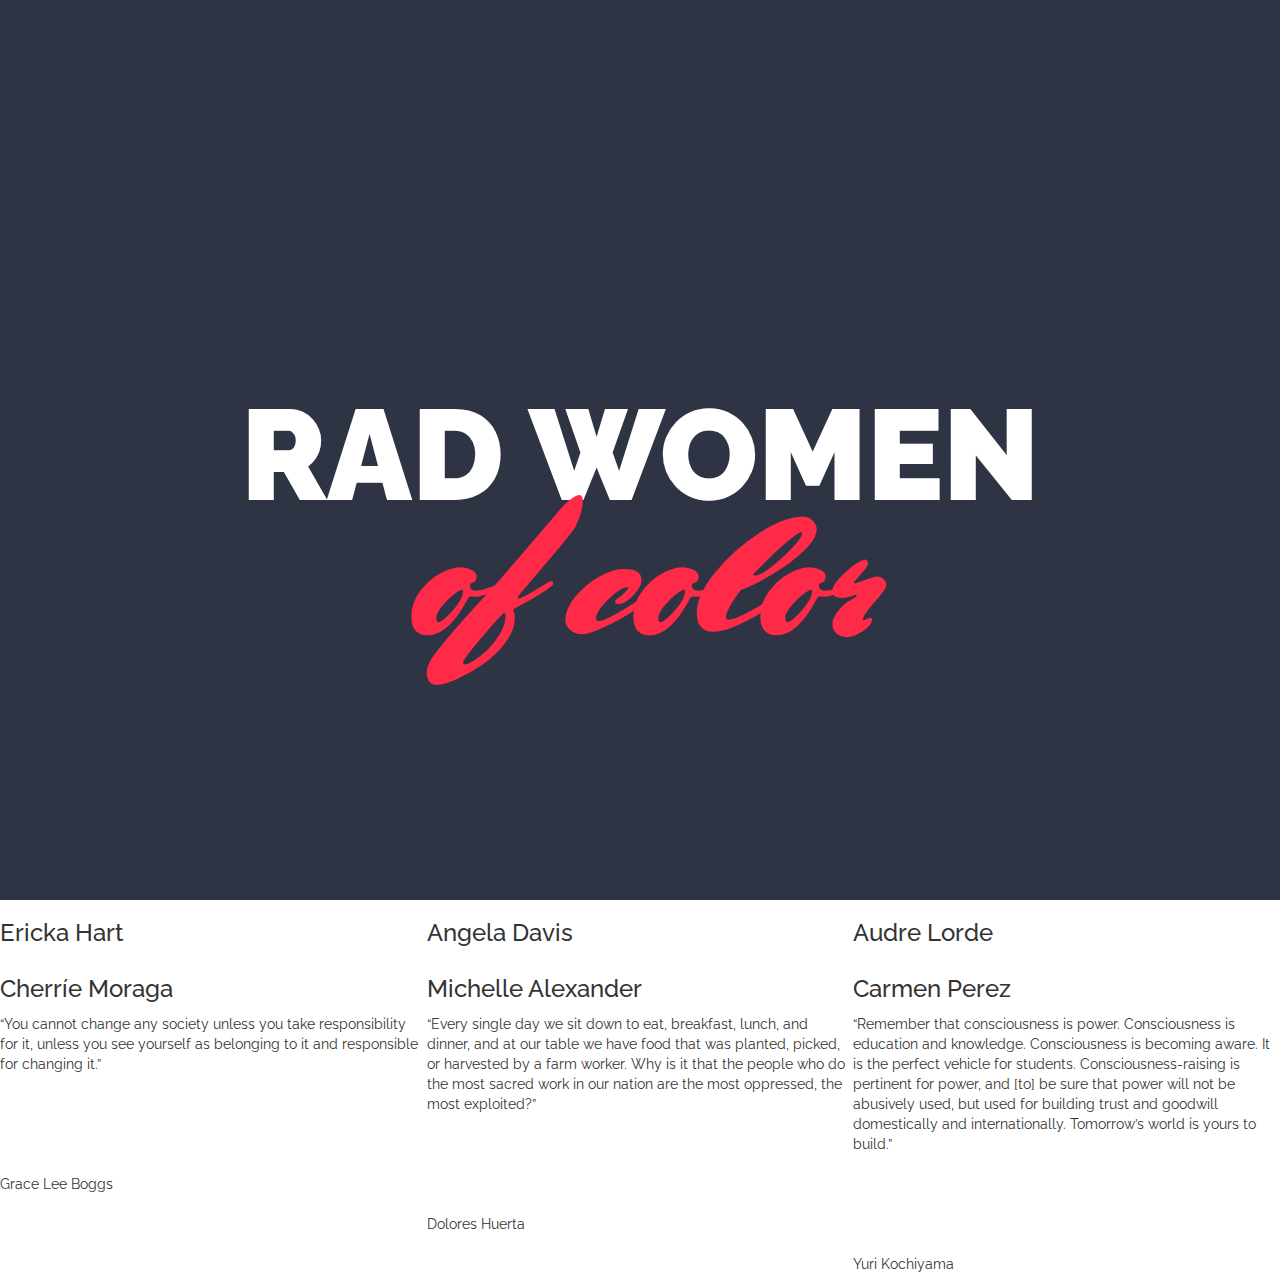
<file: index.html>
<!DOCTYPE html>
<html lang="en">

<head>
    <meta charset="utf-8">
    <meta http-equiv="X-UA-Compatible" content="IE=edge">
    <meta name="viewport" content="width=device-width, initial-scale=1">

    <title>Rad Women of Color</title>

    <meta name="description" content="Rad Women">
    <meta name="author" content="Kelly Ou">

    <link href="https://fonts.googleapis.com/css?family=Raleway:100,100i,200,200i,300,300i,400,400i,500,500i,600,600i,700,700i,800,800i,900,900i|Mrs+Sheppards" rel="stylesheet">

    <link href="css/bootstrap.min.css" rel="stylesheet">
    <link href="css/style.css" rel="stylesheet">

</head>

<body>
    <!--    https://www.bustle.com/articles/107277-8-feminist-women-of-color-who-are-still-fighting-the-good-fight-for-equality-->
    <div class="container-fluid">
        <div class="row no-gutter">
            <div class="col-xs-12">
                <div class="title">
                    <div class="title_text">
                        <h1>
                            RAD WOMEN
                        </h1>
                        <h2>
                            of color
                        </h2>
                    </div>
                </div>
            </div>
        </div>
        <div class="row no-gutter">
            <div class="col-xs-12 col-sm-6 col-md-4 col-xl-3">
                <div class="quote_container" id="ericka_hart">
                </div>
                <div class="container_effects1">
                    <h3>Ericka Hart</h3>
                </div>
                <div class="overlay">
                    <span class="close">close</span>
                    <div class="profile">
                        <p class="quote" id="quote1">
                            "Our approach to freedom need not be identical, but it must be intersectional and inclusive," she said. "It must extend beyond ourselves. I know with surpassing certainty that my liberation is directly linked to the liberation of the undocumented trans Latina yearning for refuge. The disabled student seeking unequivocal access. The sex worker fighting to make her living safely."
                        </p>
                        <p class="attribution" id="attr1">
                            Ericka Hart
                        </p>
                    </div>
                </div>
            </div>
            <div class="col-xs-12 col-sm-6 col-md-4 col-xl-3">
                <div class="quote_container" id="angela_davis">
                </div>
                <div class="container_effects1">
                    <h3>Angela Davis</h3>
                </div>
                <div class="overlay">
                    <span class="close">close</span>
                    <div class="profile">
                        <p class="quote" id="quote2">
                            "Black women have had to develop a larger vision of our society than perhaps any other group. They have had to understand white men, white women, and black men. And they have had to understand themselves. When black women win victories, it is a boost for virtually every segment of society."
                            <!--                    "I am no longer accepting the things I cannot change. I am changing the things I cannot accept."-->
                        </p>
                        <p class="attribution" id="attr2">
                            Angela Davis
                        </p>
                    </div>
                </div>
            </div>
            <div class="col-xs-12 col-sm-6 col-md-4 col-xl-3">
                <div class="quote_container" id="audre_lorde">
                </div>
                <div class="container_effects1">
                    <h3>Audre Lorde</h3>
                </div>
                <div class="overlay">
                    <span class="close">close</span>
                    <div class="profile">
                        <p class="quote" id="quote3">
                            "Those of us who stand outside the circle of this society’s definition of acceptable women; those of us who have been forged in the crucibles of difference – those of us who are poor, who are lesbians, who are Black, who are older – know that survival is not an academic skill. It is learning how to stand alone, unpopular and sometimes reviled, and how to make common cause with those others identified as outside the structures in order to define and seek a world in which we can all flourish. It is learning how to take our differences and make them strengths."
                            <!--
                        "It is not our differences that divide us. It is our inability to recognize, accept, and celebrate those differences."
                        "When I dare to be powerful, to use my strength in the service of my vision, then it becomes less and less important whether I am afraid."
                        "Your silence will not protect you."
    -->
                        </p>
                        <p class="attribution" id="attr3">
                            Audre Lorde
                        </p>
                    </div>
                </div>
            </div>
            <div class="col-xs-12 col-sm-6 col-md-4 col-xl-3">
                <div class="quote_container" id="cherrie_moraga">
                </div>
                <div class="container_effects2">
                    <h3>Cherríe Moraga</h3>
                </div>
                <div class="overlay">
                    <span class="close">close</span>
                    <div class="profile">
                        <p class="quote" id="quote4">
                            “But it is not really difference the oppressor fears so much as similarity.”
                            <!--                    “Fundamentally, I started writing to save my life. Yes, my own life first. I see the same impulse in my students-the dark, the queer, the mixed-blood, the violated-turning to the written page with a relentless passion, a drive to avenge their own silence, invisibility, and erasure as living, innately expressive human beings.” -->
                        </p>
                        <p class="attribution" id="attr4">
                            Cherríe Moraga
                        </p>
                    </div>
                </div>
            </div>
            <div class="col-xs-12 col-sm-6 col-md-4 col-xl-3">
                <div class="quote_container" id="michelle_alexander">
                </div>
                <div class="container_effects2">
                    <h3>Michelle Alexander</h3>
                </div>
                <div class="overlay">
                    <span class="close">close</span>
                    <div class="profile">
                        <p class="quote" id="quote5">
                            “The nature of the criminal justice system has changed. It is no longer primarily concerned with the prevention and punishment of crime, but rather with the management and control of the dispossessed.”
                            <!--                    “The genius of the current caste system, and what most distinguishes it from its predecessors, is that it appears voluntary. People choose to commit crimes, and that's why they are locked up or locked out, we are told. This feature makes the politics of responsibility particularly tempting, as it appears the system can be avoided with good behavior. But herein lies the trap. All people make mistakes. All of us are sinners. All of us are criminals. All of us violate the law at some point in our lives. In fact, if the worst thing you have ever done is speed ten miles over the speed limit on the freeway, you have put yourself and others at more risk of harm than someone smoking marijuana in the privacy of his or her living room. Yet there are people in the United States serving life sentences for first-time drug offenses, something virtually unheard of anywhere else in the world.” -->
                            <!--                    Today there are more African-Americans under correctional control — in prison or jail, on probation or parole — than were enslaved in 1850, a decade before the Civil War began. There are millions of African-Americans now cycling in and out of prisons and jails or under correctional control. In major American cities today, more than half of working-age African-American men are either under correctional control or branded felons and are thus subject to legalized discrimination for the rest of their lives.-->
                        </p>
                        <p class="attribution" id="attr5">
                            Michelle Alexander
                        </p>
                    </div>
                </div>
            </div>
            <div class="col-xs-12 col-sm-6 col-md-4 col-xl-3">
                <div class="quote_container" id="carmen_perez">
                </div>
                <div class="container_effects2">
                    <h3>Carmen Perez</h3>
                </div>
                <div class="overlay">
                    <span class="close">close</span>
                    <div class="profile">
                        <p class="quote" id="quote6">
                            “We’re not treating the problems, what we’re treating is the behavior. A young person could come into the system, maybe because of prostitution or runaway behavior, but what led them to that behavior is not what we deal with. We don’t deal with the sexual trauma; we don’t deal with the parent kicking these children out... There’s all these initiatives on a national level, Black boys' and men's initiatives, but we have nothing for young women. I think that’s something that we really need to focus on.”
                        </p>
                        <p class="attribution" id="attr6">
                            Carmen Perez
                        </p>
                    </div>
                </div>
            </div>
            <div class="col-xs-12 col-sm-6 col-md-4 col-xl-3">
                <div class="quote_container" id="winona_laduke">
                </div>
                <div class="container_effects3">
                    <h3 class="i_am">Thoughtful</h3>
                    <h3 class="name">Winona LaDuke</h3>
                </div>
                <div class="overlay">
                    <span class="close">close</span>
                    <div class="profile">
                        <p class="quote" id="quote7">
                            “Another thing is, people lose perspective. It is a cultural trait in America to think in terms of very short time periods. My advice is: learn history. Take responsibility for history. Recognise that sometimes things take a long time to change. If you look at your history in this country, you find that for most rights, people had to struggle. People in this era forget that and quite often think they are entitled, and are weary of struggling over any period of time.”
                            <!--                        Someone needs to explain to me why wanting clean drinking water makes you an activist, and why proposing to destroy water with chemical warfare doesn't make a corporation a terrorist.-->
                        </p>
                        <p class="attribution" id="attr7">
                            Winona LaDuke
                        </p>
                    </div>
                </div>
            </div>
            <div class="col-xs-12 col-sm-6 col-md-4 col-xl-3">
                <div class="quote_container" id="roxane_gay">
                </div>
                <div class="container_effects3">
                    <h3 class="i_am">Serious</h3>
                    <h3 class="name">Roxane Gay</h3>
                </div>
                <div class="overlay">
                    <span class="close">close</span>
                    <div class="profile">
                        <p class="quote" id="quote8">
                            “It's hard not to feel humorless, as a woman and a feminist, to recognize misogyny in so many forms, some great and some small, and know you're not imagining things. It's hard to be told to lighten up because if you lighten up any more, you're going to float the fuck away.”
                            <!--                        “You can't control the fact that you are born a white man or born into wealth. When people say, 'Check your privilege,' they're saying, 'Acknowledge how these factors helped you move through life.' They're not saying apologize for it.”-->
                            <!--                        “I embrace the label of bad feminist because I am human. I am messy. I’m not trying to be an example. I am not trying to be perfect. I am not trying to say I have all the answers. I am not trying to say I’m right. I am just trying—trying to support what I believe in, trying to do some good in this world, trying to make some noise with my writing while also being myself.”-->
                        </p>
                        <p class="attribution" id="attr8">
                            Roxane Gay
                        </p>
                    </div>
                </div>
            </div>
            <div class="col-xs-12 col-sm-6 col-md-4 col-xl-3">
                <div class="quote_container" id="ava_duvernay">
                </div>
                <div class="container_effects3">
                    <h3 class="i_am">Fierce</h3>
                    <h3 class="name">Ava DuVernay</h3>
                </div>
                <div class="overlay">
                    <span class="close">close</span>
                    <div class="profile">
                        <p class="quote" id="quote9">
                            “Women have been trained in our culture and society to ask for what we want instead of taking what we want. We've been really indoctrinated with this culture of permission. I think it's true for women, and I think it's true for people of color. It's historic, and it's unfortunate and has somehow become part of our DNA. But that time has passed.”
                            <!--                        “There’s something very important about films about black women and girls being made by black women. It’s a different perspective. It is a reflection as opposed to an interpretation, and I think we get a lot of interpretations about the lives of women that are not coming from women.”-->
                        </p>
                        <p class="attribution" id="attr9">
                            Ava DuVernay
                        </p>
                    </div>
                </div>
            </div>
            <div class="col-xs-12 col-sm-6 col-md-4 col-xl-3">
                <div class="quote_container" id="grace_lee_boggs">
                    <p class="quote" id="quote10">
                        “You cannot change any society unless you take responsibility for it, unless you see yourself as belonging to it and responsible for changing it.”
                        <!--                        People are aware that they cannot continue in the same old way but are immobilized because they cannot imagine an alternative. We need a vision that recognizes that we are at one of the great turning points in human history when the survival of our planet and the restoration of our humanity require a great sea change in our ecological, economic, political, and spiritual values.-->
                        <!--                        "So many institutions in our society need reinventing. The time has come for a new dream. That's what being a revolutionary is."-->
                    </p>
                    <p class="attribution" id="attr10">
                        Grace Lee Boggs
                    </p>
                </div>
            </div>
            <div class="col-xs-12 col-sm-6 col-md-4 col-xl-3">
                <div class="quote_container" id="dolores_huerta">
                    <p class="quote" id="quote11">
                        “Every single day we sit down to eat, breakfast, lunch, and dinner, and at our table we have food that was planted, picked, or harvested by a farm worker. Why is it that the people who do the most sacred work in our nation are the most oppressed, the most exploited?”
                        <!--                        Every moment is an organizing opportunity, every person a potential activist, every minute a chance to change the world.-->
                    </p>
                    <p class="attribution" id="attr11">
                        Dolores Huerta
                    </p>
                </div>
            </div>
            <div class="col-xs-12 col-sm-6 col-md-4 col-xl-3">
                <div class="quote_container" id="yuri_kochiyama">
                    <p class="quote" id="quote12">
                        “Remember that consciousness is power. Consciousness is education and knowledge. Consciousness is becoming aware. It is the perfect vehicle for students. Consciousness-raising is pertinent for power, and [to] be sure that power will not be abusively used, but used for building trust and goodwill domestically and internationally. Tomorrow’s world is yours to build.”
                        <!--                        “Our ultimate objective in learning about anything is to try to create and develop a more just society than we have seen.”-->
                        <!--                        “Unless we know ourselves and our history, and other people and their history, there is really no way that we can really have positive kind of interaction where there is real understanding.”-->
                    </p>
                    <p class="attribution" id="attr12">
                        Yuri Kochiyama
                    </p>
                </div>
            </div>
            <!--
            <div class="col-xs-12 col-sm-6 col-md-4 col-xl-3">
                <div class="quote_container" id="jenn_fang">
                    <p class="quote" id="quote11">
                        “It’s a fair argument that Asian Americans earn more than other minorities, but what we lose in that conversation is that what privilege we have does not negate the discrimination we also face in the workplace. The notion that privilege and oppression are mutually exclusive is a way of denying the Asian American experience of discrimination, and a means of saying that we’re too privileged to have disadvantages.”
                    </p>
                    <p class="attribution" id="attr11">
                        Jenn Fang
                    </p>
                </div>
            </div>
-->
        </div>
    </div>
</body>
<script src="https://ajax.googleapis.com/ajax/libs/jquery/3.2.1/jquery.min.js"></script>
<script src="js/modernizr.custom.js"></script>
<script src="js/boxgrid.js"></script>

</html>
</file>
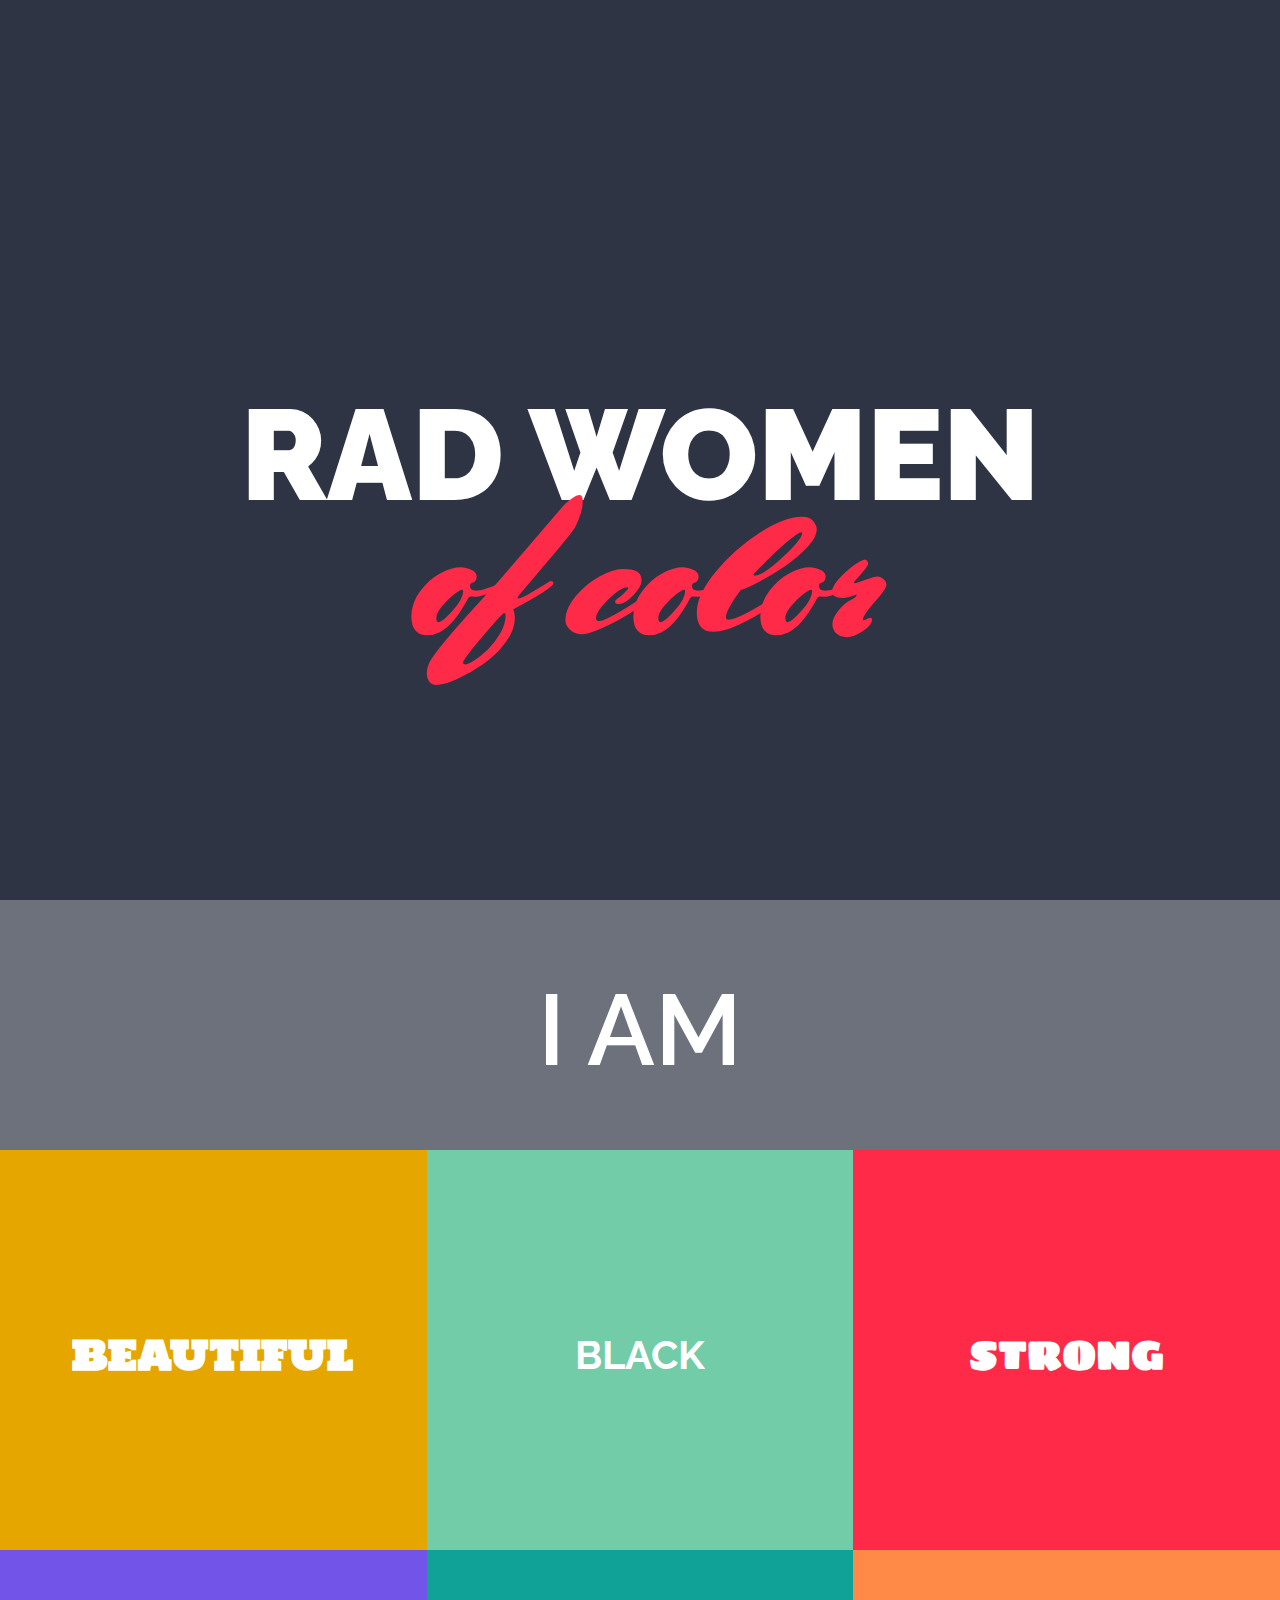
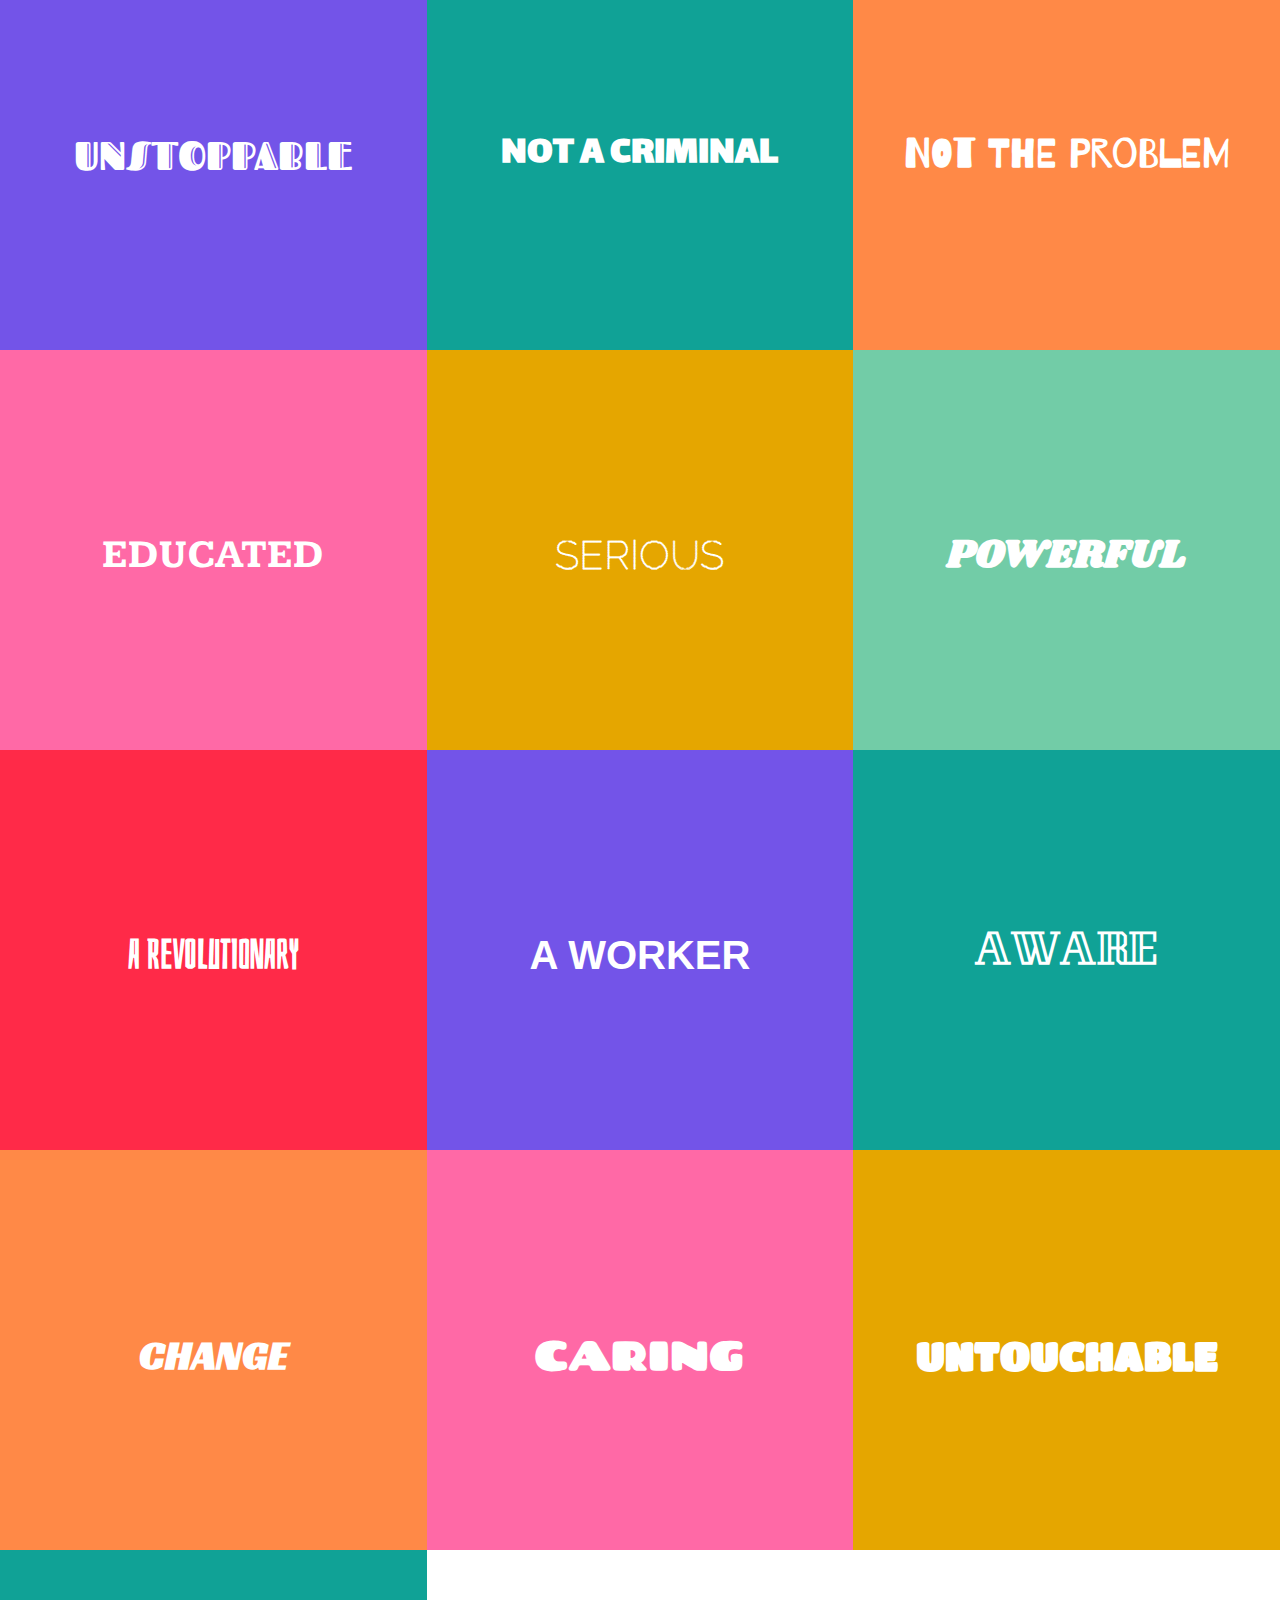
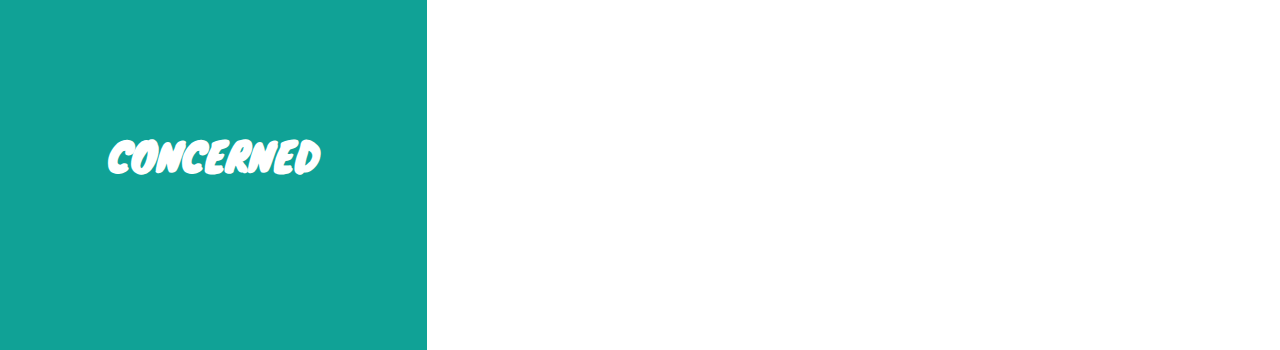
<file: type.html>
<!DOCTYPE html>
<html lang="en">

<head>
    <meta charset="utf-8">
    <meta http-equiv="X-UA-Compatible" content="IE=edge">
    <meta name="viewport" content="width=device-width, initial-scale=1">

    <title>Rad Women of Color</title>

    <meta name="description" content="Rad Women">
    <meta name="author" content="Kelly Ou">

    <!--facebook/open graph-->
    <meta property="og:url" content="https://www.kellyou.com/radwomen/type">
    <meta property="og:type" content="website">
    <meta property="og:title" content="Rad Women of Color">
    <meta property="og:image" content="http://www.kellyou.com/img/facebook_banner.png">
    <meta property="og:description" content="Quotes by inspirational women of color.">
    <meta property="og:site_name" content="Rad Women of Color">
    <meta property="og:locale" content="en_US">
    <meta property="article:author" content="Kelly Ou">

    <!--favicon-->
    <link rel="icon" type="image/png" href="favicon/favicon-96x96.png" sizes="96x96" />
    <link rel="icon" type="image/png" href="favicon/favicon-32x32.png" sizes="32x32" />
    <link rel="icon" type="image/png" href="favicon/favicon-16x16.png" sizes="16x16" />
    <link rel="icon" type="image/png" href="favicon/android-icon-192x192.png" sizes="192x192">
    <link rel="apple-touch-icon" sizes="57x57" href="favicon/apple-icon-57x57.png">
    <link rel="apple-touch-icon" sizes="60x60" href="favicon/apple-icon-60x60.png">
    <link rel="apple-touch-icon" sizes="72x72" href="favicon/apple-icon-72x72.png">
    <link rel="apple-touch-icon" sizes="76x76" href="favicon/apple-icon-76x76.png">
    <link rel="apple-touch-icon" sizes="114x114" href="favicon/apple-icon-114x114.png">
    <link rel="apple-touch-icon" sizes="120x120" href="favicon/apple-icon-120x120.png">
    <link rel="apple-touch-icon" sizes="144x144" href="favicon/apple-icon-144x144.png">
    <link rel="apple-touch-icon" sizes="152x152" href="favicon/apple-icon-152x152.png">
    <link rel="apple-touch-icon" sizes="180x180" href="favicon/apple-icon-180x180.png">

    <link href="https://fonts.googleapis.com/css?family=Raleway:100,100i,200,200i,300,300i,400,400i,500,500i,600,600i,700,700i,800,800i,900,900i|Mrs+Sheppards" rel="stylesheet">
    <link href="https://fonts.googleapis.com/css?family=Abel|Alegreya+SC|Alfa+Slab+One|Arvo|Bahiana|Baloo+Bhaina|Barrio|Chango|Comfortaa|Crimson+Text|Cutive+Mono|Cormorant+Garamond:300|Economica|Fascinate|Fascinate+Inline|Fjalla+One|Fjord+One|Glegoo|Gruppo|Holtwood+One+SC|IM+Fell+DW+Pica|Jura|Kadwa|Knewave|Kumar+One|Kumar+One+Outline|Lalezar|Lato|Mate+SC|Megrim|Monoton|Montserrat|Nunito|Oleo+Script|Rasa|Prata|Quattrocento+Sans|Questrial|Racing+Sans+One|Raleway+Dots|Rubik|Shrikhand|Sigmar+One|Special+Elite|Suez+One|Titan+One|Varela+Round|Viga|Kameron" rel="stylesheet">

    <link href="css/bootstrap.min.css" rel="stylesheet">
    <link href="css/style.css" rel="stylesheet">
    <link href="css/type_quote_style.css" rel="stylesheet">

</head>

<body>
    <!--    https://www.bustle.com/articles/107277-8-feminist-women-of-color-who-are-still-fighting-the-good-fight-for-equality-->
    <div class="container-fluid">
        <div class="row no-gutter">
            <div class="col-xs-12">
                <div class="title">
                    <div class="title_text">
                        <h1>
                            RAD WOMEN
                        </h1>
                        <h2>
                            of color
                        </h2>
                    </div>
                </div>
            </div>
        </div>
        <div class="row no-gutter">
            <div class="col-xs-12">
                <div class="title_i_am">
                    <h2>I am</h2>
                </div>
            </div>
            <div class="col-xs-12 col-sm-6 col-md-4 col-xl-3">
                <!--contains all content for profile-->
                <section>
                    <!--contains grid content-->
                    <div class="grid_view_yellow grid1">
                        <!--hover state and name-->
                        <div class="container_effects3">
                            <h3 class="i_am">Beautiful</h3>
                            <h3 class="name">Ericka Hart</h3>
                        </div>
                        <!--background image-->
                        <div class="profile_background" id="ericka_hart">
                        </div>
                    </div>
                    <!--contains modal content-->
                    <div class="overlay">
                        <!--button to exit-->
                        <span class="close" onclick="closeModal()">close</span>
                        <!--content-->
                        <div class="profile">
                            <p class="quote" id="quote1">
                                <span>“Our approach to freedom need not be identical, but it must be intersectional and inclusive.</span> It must extend beyond ourselves. I know with surpassing certainty that my liberation is directly linked to the liberation of the undocumented trans Latina yearning for refuge. The disabled student seeking unequivocal access. The sex worker fighting to make her living safely.<span>”</span><br><small class="font_credit">Cutive Mono and Holtwood One SC</small>
                            </p>
                            <div class="bio bio_yellow">
                                Ericka Hart is a sex educator from Brooklyn, New York. A “cancer-warrior” — having been diagnosed at the age of 28 and now cancer-free — wishes to increase visibiity of black women with breast cancer.
                            </div>
                        </div>
                    </div>
                </section>
            </div>
            <div class="col-xs-12 col-sm-6 col-md-4 col-xl-3">
                <!--contains all content for profile-->
                <section class="section">
                    <!--contains grid content-->
                    <div class="grid_view_green grid2">
                        <!--background image-->
                        <div class="profile_background" id="angela_davis">
                        </div>
                        <!--hover state and name-->
                        <div class="container_effects3">
                            <h3 class="i_am">Black</h3>
                            <h3 class="name">Angela Davis</h3>
                        </div>
                    </div>
                    <!--contains modal content-->
                    <div class="overlay">
                        <!--button to exit-->
                        <span class="close">close</span>
                        <!--content-->
                        <div class="profile">
                            <p class="quote" id="quote2">
                                <span class="quotation">“</span>Black women have had to develop a larger vision of our society than perhaps any other group. They have had to understand white men, white women, and black men. And they have had to understand themselves. <span>When black women win victories, it is a boost for virtually every segment of society.”</span><br><small class="font_credit">Jura and Special Elite</small>
                            </p>
                            <div class="bio bio_green">
                                Angela Davis is an American political activist, academic, and author. She emerged as a prominent counterculture activist and radical in the 1960s as a leader of the Communist Party USA, and had close relations with the Black Panther Party through her involvement in the Civil Rights Movement. She was a professor (now retired) at the University of California, Santa Cruz, in its History of Consciousness Department and a former director of the university's Feminist Studies department. Her research interests are feminism, African-American studies, critical theory, Marxism, popular music, social consciousness, and the philosophy and history of punishment and prisons. She co-founded Critical Resistance, an organization working to abolish the prison-industrial complex.
                            </div>
                            <div class="row additional_quotes_section">
                                <div class="col-xs-12">
                                    <h2>Additional quotes:</h2>
                                </div>
                                <div class="col-xs-12 col-sm-6 col-md-4">
                                    <div class="additional_quote additional_quote_xs">
                                        <div class="additional_quote_center">
                                            <p>
                                                “I am no longer accepting the things I cannot change. I am changing the things I cannot accept.”
                                            </p>
                                        </div>
                                    </div>
                                </div>
                            </div>
                        </div>
                    </div>
                </section>
            </div>
            <div class="col-xs-12 col-sm-6 col-md-4 col-xl-3">
                <!--contains all content for profile-->
                <section class="section">
                    <!--contains grid content-->
                    <div class="grid_view_red grid3">
                        <!--background image-->
                        <div class="profile_background" id="audre_lorde">
                        </div>
                        <!--hover state and name-->
                        <div class="container_effects3">
                            <h3 class="i_am">Strong</h3>
                            <h3 class="name">Audre Lorde</h3>
                        </div>
                    </div>
                    <!--contains modal content-->
                    <div class="overlay">
                        <span class="close">close</span>
                        <div class="profile">
                            <p class="quote" id="quote3">
                                <span>“</span>Those of us who stand outside the circle of this society’s definition of acceptable women; those of us who have been forged in the crucibles of difference – those of us who are poor, who are lesbians, who are Black, who are older – know that <br><span>survival is not an academic skill.</span> <br>It is learning how to stand alone, unpopular and sometimes reviled, and how to make common cause with those others identified as outside the structures in order to define and seek a world in which we can all flourish. <br><span>It is learning how to take our differences and make them strengths.”</span><br><small class="font_credit">Baloo Bhaina and Sigmar One</small>
                            </p>
                            <div class="bio bio_red">
                                Audre Lorde was a writer, feminist, womanist, and civil rights activist. As a poet, she is best known for technical mastery and emotional expression, as well as her poems that express anger and outrage at civil and social injustices she observed throughout her life. Her poems and prose largely deal with issues related to civil rights, feminism, and the exploration of black female identity.
                            </div>
                            <div class="row additional_quotes_section">
                                <div class="col-xs-12">
                                    <h2>Additional quotes:</h2>
                                </div>
                                <div class="col-xs-12 col-sm-6 col-md-4">
                                    <div class="additional_quote additional_quote_xs">
                                        <div class="additional_quote_center">
                                            <p>
                                                “It is not our differences that divide us. It is our inability to recognize, accept, and celebrate those differences.”
                                            </p>
                                        </div>
                                    </div>
                                </div>
                                <div class="col-xs-12 col-sm-6 col-md-4">
                                    <div class="additional_quote additional_quote_xs">
                                        <div class="additional_quote_center">
                                            <p>
                                                “When I dare to be powerful, to use my strength in the service of my vision, then it becomes less and less important whether I am afraid.”
                                            </p>
                                        </div>
                                    </div>
                                </div>
                                <div class="col-xs-12 col-sm-6 col-md-4">
                                    <div class="additional_quote additional_quote_xs">
                                        <div class="additional_quote_center">
                                            <p>
                                                “Your silence will not protect you.”
                                            </p>
                                        </div>
                                    </div>
                                </div>
                            </div>
                        </div>
                    </div>
                </section>
            </div>
            <div class="col-xs-12 col-sm-6 col-md-4 col-xl-3">
                <!--contains all content for profile-->
                <section class="section">
                    <!--contains grid content-->
                    <div class="grid_view_purple grid4">
                        <div class="profile_background" id="cherrie_moraga">
                        </div>
                        <div class="container_effects3">
                            <h3 class="i_am">Unstoppable</h3>
                            <h3 class="name">Cherríe Moraga</h3>
                        </div>
                        <!--contains modal content-->
                        <div class="overlay">
                            <span class="close">close</span>
                            <div class="profile">
                                <p class="quote" id="quote4">
                                    “But it is not really <span>difference</span> the oppressor fears so much as <span>similarity</span>.”
                                    <br><small class="font_credit">Economica and Fascinate Inline</small>
                                </p>
                                <div class="bio bio_purple">
                                    Cherríe Lawrence Moraga is a Chicana writer, feminist activist, poet, essayist, and playwright. She is part of the faculty at Stanford University in the Department of Drama and Comparative Studies in Race and Ethnicity. Her works explore the ways in which gender, sexuality and race intersect in the lives of women of color. Her plays and publications have received national recognition for her unique and personal perspective as a Chicana/Anglo and lesbian.
                                </div>
                                <div class="row additional_quotes_section">
                                    <div class="col-xs-12">
                                        <h2>Additional quotes:</h2>
                                    </div>
                                    <div class="col-xs-12 col-sm-6 col-md-4">
                                        <div class="additional_quote additional_quote_md">
                                            <div class="additional_quote_center">
                                                <p>
                                                    “Fundamentally, I started writing to save my life. Yes, my own life first. I see the same impulse in my students-the dark, the queer, the mixed-blood, the violated-turning to the written page with a relentless passion, a drive to avenge their own silence, invisibility, and erasure as living, innately expressive human beings.”
                                                </p>
                                            </div>
                                        </div>
                                    </div>
                                </div>
                            </div>
                        </div>
                    </div>
                </section>
            </div>
            <div class="col-xs-12 col-sm-6 col-md-4 col-xl-3">
                <!--contains all content for profile-->
                <section>
                    <!--contains grid content-->
                    <div class="grid_view_teal grid5">
                        <div class="profile_background" id="michelle_alexander">
                        </div>
                        <div class="container_effects3">
                            <h3 class="i_am">Not a Criminal</h3>
                            <h3 class="name">Michelle Alexander</h3>
                        </div>
                    </div>
                    <!--contains modal content-->
                    <div class="overlay">
                        <span class="close">close</span>
                        <div class="profile">
                            <p class="quote" id="quote5">
                                <span>“The nature of the criminal justice system has changed.</span> It is no longer primarily concerned with the prevention and punishment of crime, but rather with the management and control of the dispossessed.<span>”</span>
                                <br><small class="font_credit">Glegoo and Lalezar</small>
                                <!-- “The genius of the current caste system, and what most distinguishes it from its predecessors, is that it appears voluntary. People choose to commit crimes, and that's why they are locked up or locked out, we are told. This feature makes the politics of responsibility particularly tempting, as it appears the system can be avoided with good behavior. But herein lies the trap. All people make mistakes. All of us are sinners. All of us are criminals. All of us violate the law at some point in our lives. In fact, if the worst thing you have ever done is speed ten miles over the speed limit on the freeway, you have put yourself and others at more risk of harm than someone smoking marijuana in the privacy of his or her living room. Yet there are people in the United States serving life sentences for first-time drug offenses, something virtually unheard of anywhere else in the world.”-->
                                <!--                    Today there are more African-Americans under correctional control — in prison or jail, on probation or parole — than were enslaved in 1850, a decade before the Civil War began. There are millions of African-Americans now cycling in and out of prisons and jails or under correctional control. In major American cities today, more than half of working-age African-American men are either under correctional control or branded felons and are thus subject to legalized discrimination for the rest of their lives.-->
                            </p>
                            <div class="bio bio_teal">
                                Michelle Alexander is a legal scholar, human rights advocate, and author of The New Jim Crow: Mass Incarceration in the Age of Colorblindness. A graduate of Stanford Law School and Vanderbilt University, she is passionate about exposing and challenging racial bias in the criminal justice system.
                            </div>
                        </div>
                    </div>
                </section>
            </div>
            <div class="col-xs-12 col-sm-6 col-md-4 col-xl-3">
                <!--contains all content for profile-->
                <section class="section">
                    <!--contains grid content-->
                    <div class="grid_view_orange grid6">
                        <div class="profile_background" id="carmen_perez">
                        </div>
                        <div class="container_effects3">
                            <h3 class="i_am">Not the problem</h3>
                            <h3 class="name">Carmen Perez</h3>
                        </div>
                    </div>
                    <!--contains modal content-->
                    <div class="overlay">
                        <span class="close">close</span>
                        <div class="profile">
                            <p class="quote" id="quote6">
                                <span>“We’re not treating the problems, what we’re treating is the behavior.</span> A young person could come into the system, maybe because of prostitution or runaway behavior, but what led them to that behavior is not what we deal with. We don’t deal with the sexual trauma; we don’t deal with the parent kicking these children out... There’s all these initiatives on a national level, Black boys' and men's initiatives, but we have nothing for young women. I think that’s something that we really need to focus on.<span>”</span><br><small class="font_credit">Economica and Barrio</small>
                            </p>
                            <div class="bio bio_orange">
                                <a href="http://www.mscarmenperez.com/" target="_blank">Carmen Perez</a> is the Executive Director of The Gathering for Justice, an inter-generational, inter-cultural social justice, civil rights organization rooted in history, spirituality and nonviolent direct action. Her record of accomplishments spans a decade of public service in the areas of national and international organizing, youth development, leadership enhancement, education and training, gender-specific program development for young women, policy advocacy, and she is most knowledgeable in the areas of juvenile and adult systems, and probation.
                            </div>
                        </div>
                    </div>
                </section>
            </div>
            <div class="col-xs-12 col-sm-6 col-md-4 col-xl-3">
                <!--contains all content for profile-->
                <section class="section">
                    <!--contains grid content-->
                    <div class="grid_view_pink grid7">
                        <div class="profile_background" id="winona_laduke">
                        </div>
                        <div class="container_effects3">
                            <h3 class="i_am">Educated</h3>
                            <h3 class="name">Winona LaDuke</h3>
                        </div>
                    </div>
                    <!--contains modal content-->
                    <div class="overlay">
                        <span class="close">close</span>
                        <div class="profile">
                            <p class="quote" id="quote7">
                                <span class="quotation">“</span>Another thing is, people lose perspective. It is a cultural trait in America to think in terms of very short time periods. <br/>My advice is: <span>learn history.</span> <br /> Take responsibility for history. Recognise that sometimes things take a long time to change. If you look at your history in this country, you find that for most rights, people had to struggle. People in this era forget that and quite often think they are entitled, and are weary of struggling over any period of time.<span class="quotation">”</span><br><small class="font_credit">Prata and Kameron</small>
                            </p>
                            <div class="bio bio_pink">
                                Winona LaDuke is an American environmentalist, economist, and writer, known for her work on tribal land claims and preservation, as well as sustainable development. In the 2016 presidential election, she became the first Native American woman to receive an electoral vote for Vice President of the United States. She is the executive director of Honor the Earth, a Native environmental advocacy organization that plays an active role in the Dakota Access Pipeline protests.
                            </div>
                            <div class="row additional_quotes_section">
                                <div class="col-xs-12">
                                    <h2>Additional quotes:</h2>
                                </div>
                                <div class="col-xs-12 col-sm-6 col-md-4">
                                    <div class="additional_quote additional_quote_xs">
                                        <div class="additional_quote_center">
                                            <p>
                                                “Someone needs to explain to me why wanting clean drinking water makes you an activist, and why proposing to destroy water with chemical warfare doesn’t make a corporation a terrorist.”
                                            </p>
                                        </div>
                                    </div>
                                </div>
                            </div>
                        </div>
                    </div>
                </section>
            </div>
            <div class="col-xs-12 col-sm-6 col-md-4 col-xl-3">
                <!--contains all content for profile-->
                <section class="section">
                    <!--contains grid content-->
                    <div class="grid_view_yellow grid8">
                        <div class="profile_background" id="roxane_gay">
                        </div>
                        <div class="container_effects3">
                            <h3 class="i_am">Serious</h3>
                            <h3 class="name">Roxane Gay</h3>
                        </div>
                    </div>
                    <div class="overlay">
                        <span class="close">close</span>
                        <div class="profile">
                            <p class="quote" id="quote8">
                                <span>“</span>It’s hard not to feel humorless, as a woman and a feminist, to recognize misogyny in so many forms, some great and some small, and know you’re not imagining things. It’s hard to be told to lighten up because if you lighten up any more, you’re going to<span> float</span><span> the</span><span> fuck </span><span>away.”</span><br><small class="font_credit">Questrial and Raleway Dots</small>
                            </p>
                            <div class="bio bio_yellow">
                                <a href="http://www.roxanegay.com/" target="_blank">Roxane Gay</a> is an American feminist writer, professor, editor and commentator. She is an associate professor of English at Purdue University, contributing opinion writer at The New York Times, founder of Tiny Hardcore Press, essays editor for The Rumpus, and co-editor of PANK, a nonprofit literary arts collective. She is perhaps best known as the writer of the New York Times best-selling essay collection Bad Feminist (2014).
                            </div>
                            <div class="row additional_quotes_section">
                                <div class="col-xs-12">
                                    <h2>Additional quotes:</h2>
                                </div>
                                <div class="col-xs-12 col-sm-6 col-md-4">
                                    <div class="additional_quote additional_quote_sm">
                                        <div class="additional_quote_center">
                                            <p>
                                                “You can't control the fact that you are born a white man or born into wealth. When people say, ‘Check your privilege,’ they’re saying, ‘Acknowledge how these factors helped you move through life.’ They’re not saying apologize for it.”
                                            </p>
                                        </div>
                                    </div>
                                </div>
                                <div class="col-xs-12 col-sm-6 col-md-4">
                                    <div class="additional_quote additional_quote_lg">
                                        <div class="additional_quote_center">
                                            <p>
                                                “I embrace the label of bad feminist because I am human. I am messy. I’m not trying to be an example. I am not trying to be perfect. I am not trying to say I have all the answers. I am not trying to say I’m right. I am just trying—trying to support what I believe in, trying to do some good in this world, trying to make some noise with my writing while also being myself.”
                                            </p>
                                        </div>
                                    </div>
                                </div>
                            </div>
                        </div>
                    </div>
                </section>
            </div>
            <div class="col-xs-12 col-sm-6 col-md-4 col-xl-3">
                <!--contains all content for profile-->
                <section class="section">
                    <!--contains grid content-->
                    <div class="grid_view_green grid9">
                        <div class="profile_background" id="ava_duvernay">
                        </div>
                        <div class="container_effects3">
                            <h3 class="i_am">Powerful</h3>
                            <h3 class="name">Ava DuVernay</h3>
                        </div>
                    </div>
                    <div class="overlay">
                        <span class="close">close</span>
                        <div class="profile">
                            <p class="quote" id="quote9">
                                <span class="quotation">“</span>Women have been trained in our culture and society to ask for what we want instead of taking what we want. We’ve been really indoctrinated with this culture of permission. I think it’s true for women, and I think it’s true for people of color. It’s historic, and it’s unfortunate and has somehow become part of our DNA. <br> <span>But that time has passed.”</span><br><small class="font_credit">Fjalla One and Shrikhand</small>
                            </p>
                            <div class="bio bio_green">
                                <a href="http://www.avaduvernay.com/" target="_blank">Ava Marie DuVernay</a> is an American director, screenwriter, film marketer, and film distributor. At the 2012 Sundance Film Festival, DuVernay won the Best Director Prize for her second feature film Middle of Nowhere, becoming the first African-American woman to win the award. For her work in Selma (2014), DuVernay was the first black female director to be nominated for a Golden Globe Award. With Selma, she was also the first black female director to have her film nominated for the Academy Award for Best Picture, though she was not nominated for Best Director. In 2017, she was nominated for the Academy Award for Best Documentary Feature for her film 13th (2016).
                            </div>
                            <div class="row additional_quotes_section">
                                <div class="col-xs-12">
                                    <h2>Additional quotes:</h2>
                                </div>
                                <div class="col-xs-12 col-sm-6 col-md-4">
                                    <div class="additional_quote additional_quote_md">
                                        <div class="additional_quote_center">
                                            <p>
                                                “There’s something very important about films about black women and girls being made by black women. It’s a different perspective. It is a reflection as opposed to an interpretation, and I think we get a lot of interpretations about the lives of women that are not coming from women.”
                                            </p>
                                        </div>
                                    </div>
                                </div>
                            </div>
                        </div>
                    </div>
                </section>
            </div>
            <div class="col-xs-12 col-sm-6 col-md-4 col-xl-3">
                <!--contains all content for profile-->
                <section class="section">
                    <!--contains grid content-->
                    <div class="grid_view_red grid10">
                        <div class="profile_background" id="grace_lee_boggs">
                        </div>
                        <div class="container_effects3">
                            <h3 class="i_am">A Revolutionary</h3>
                            <h3 class="name">Grace Lee Boggs</h3>
                        </div>
                    </div>
                    <div class="overlay">
                        <span class="close">close</span>
                        <div class="profile">
                            <p class="quote" id="quote10">
                                “You cannot change any society unless you <span>take responsibility</span> for it, unless you see yourself as belonging to it and responsible for changing it.<span>”</span><br><small class="font_credit">Montserrat and Bahiana</small>
                            </p>
                            <div class="bio bio_red">
                                Grace Lee Boggs was an American author, social activist, philosopher and feminist. Influenced by the German philosophers Kant and especially Hegel, a precursor of Marx, she resolved to devote her life to change in a nation of inequalities and discrimination against minorities and women. She is known for her years of political collaboration with C. L. R. James and Raya Dunayevskaya in the 1940s and 1950s. She eventually went off in her own political direction, identifying closely with the Black Power Movement.
                            </div>
                            <div class="row additional_quotes_section">
                                <div class="col-xs-12">
                                    <h2>Additional quotes:</h2>
                                </div>
                                <div class="col-xs-12 col-sm-6 col-md-4">
                                    <div class="additional_quote additional_quote_lg">
                                        <div class="additional_quote_center">
                                            <p>
                                                “People are aware that they cannot continue in the same old way but are immobilized because they cannot imagine an alternative. We need a vision that recognizes that we are at one of the great turning points in human history when the survival of our planet and the restoration of our humanity require a great sea change in our ecological, economic, political, and spiritual values.”
                                            </p>
                                        </div>
                                    </div>
                                </div>
                                <div class="col-xs-12 col-sm-6 col-md-4">
                                    <div class="additional_quote additional_quote_xs">
                                        <div class="additional_quote_center">
                                            <p>
                                                “So many institutions in our society need reinventing. The time has come for a new dream. That’s what being a revolutionary is.”
                                            </p>
                                        </div>
                                    </div>
                                </div>
                            </div>
                        </div>
                    </div>
                </section>
            </div>
            <div class="col-xs-12 col-sm-6 col-md-4 col-xl-3">
                <!--contains all content for profile-->
                <section class="section">
                    <!--contains grid content-->
                    <div class="grid_view_purple grid11">
                        <div class="profile_background" id="dolores_huerta">
                        </div>
                        <div class="container_effects3">
                            <h3 class="i_am">A Worker</h3>
                            <h3 class="name">Dolores Huerta</h3>
                        </div>
                    </div>
                    <!--contains modal content-->
                    <div class="overlay">
                        <span class="close">close</span>
                        <div class="profile">
                            <p class="quote" id="quote11">
                                <span>“</span>Every single day we sit down to eat, breakfast, lunch, and dinner, and at our table we have food that was planted, picked, or harvested by a farm worker. <span>Why is it that the people who do the most sacred work in our nation are the most oppressed, the most exploited?”</span><br><small class="font_credit">Cormorant Garamond and IM Fell DW Pica</small>
                            </p>
                            <div class="bio bio_purple">
                                Dolores Clara Fernández Huerta is an American labor leader and civil rights activist, advocating for workers', immigrants’, and women's rights. She has worked to improve social and economic conditions for farm workers and to fight discrimination. To further her cause, she created the Agricultural Workers Association (AWA) in 1960 and co-founded what would become the United Farm Workers (UFW). She's been the recipient of the Eugene V. Debs Foundation Outstanding American Award, the United States Presidential Eleanor Roosevelt Award for Human Rights and the Presidential Medal of Freedom.
                            </div>
                            <div class="row additional_quotes_section">
                                <div class="col-xs-12">
                                    <h2>Additional quotes:</h2>
                                </div>
                                <div class="col-xs-12 col-sm-6 col-md-4">
                                    <div class="additional_quote additional_quote_xs">
                                        <div class="additional_quote_center">
                                            <p>
                                                “Every moment is an organizing opportunity, every person a potential activist, every minute a chance to change the world.”
                                            </p>
                                        </div>
                                    </div>
                                </div>
                            </div>
                        </div>
                    </div>
                </section>
            </div>
            <div class="col-xs-12 col-sm-6 col-md-4 col-xl-3">
                <!--contains all content for profile-->
                <section class="section">
                    <!--contains grid content-->
                    <div class="grid_view_teal grid12">
                        <div class="profile_background" id="yuri_kochiyama">
                        </div>
                        <div class="container_effects3">
                            <h3 class="i_am">Aware</h3>
                            <h3 class="name">Yuri Kochiyama</h3>
                        </div>
                    </div>
                    <!--contains modal content-->
                    <div class="overlay">
                        <span class="close">close</span>
                        <div class="profile">
                            <p class="quote" id="quote12">
                                <span>“</span>Remember that <span>consciousness is power.</span> <br/> Consciousness is education and knowledge. Consciousness is becoming aware. It is the perfect vehicle for students. Consciousness-raising is pertinent for power, and [to] be sure that power will not be abusively used, but used for building trust and goodwill domestically and internationally. <br /><span>Tomorrow’s world is yours to build.”</span><br><small class="font_credit">Abel and Kumar One Outline and Kumar One</small>
                            </p>
                            <div class="bio bio_teal">
                                Yuri Kochiyama was an American activist. Influenced by her Japanese American family's internment and her association with Malcolm X, she advocated for many causes, including Black separatism, the anti-war movement, Maoist revolution, reparations for Japanese-American internees, and the rights of people imprisoned by the U.S. government for violent offenses whom she considered to be "political prisoners."
                            </div>
                            <div class="row additional_quotes_section">
                                <div class="col-xs-12">
                                    <h2>Additional quotes:</h2>
                                </div>
                                <div class="col-xs-12 col-sm-6 col-md-4">
                                    <div class="additional_quote additional_quote_xs">
                                        <div class="additional_quote_center">
                                            <p>
                                                “Our ultimate objective in learning about anything is to try to create and develop a more just society than we have seen.”
                                            </p>
                                        </div>
                                    </div>
                                </div>
                                <div class="col-xs-12 col-sm-6 col-md-4">
                                    <div class="additional_quote additional_quote_sm">
                                        <div class="additional_quote_center">
                                            <p>
                                                “Unless we know ourselves and our history, and other people and their history, there is really no way that we can really have positive kind of interaction where there is real understanding.”
                                            </p>
                                        </div>
                                    </div>
                                </div>
                            </div>
                        </div>
                    </div>
                </section>
            </div>
            <div class="col-xs-12 col-sm-6 col-md-4 col-xl-3">
                <!--contains all content for profile-->
                <section class="section">
                    <!--contains grid content-->
                    <div class="grid_view_orange grid13">
                        <div class="profile_background" id="alicia_garza">
                        </div>
                        <div class="container_effects3">
                            <h3 class="i_am">Change</h3>
                            <h3 class="name">Alicia Garza</h3>
                        </div>
                    </div>
                    <!--contains modal content-->
                    <div class="overlay">
                        <span class="close">close</span>
                        <div class="profile">
                            <p class="quote" id="quote13">
                                <span class="quotation">“ </span>It is our civic duty to continue to push as hard as we can for real change, not politics as usual. <br><span>Our lives depend on it.”</span><br><small class="font_credit">Viga and Racing Sans One</small>
                            </p>
                            <div class="bio bio_orange">
                                Alicia Garza co-founded the <a href="http://blacklivesmatter.com/" target="_blank">Black Lives Matter</a> movement and is an African American activist and editorial writer. She has organized around the issues of health, student services and rights, rights for domestic workers, ending police brutality, anti-racism, and violence against trans and gender non-conforming people of color. Her editorial writing has been published by <a href="https://www.theguardian.com/profile/alicia-garza" target="_blank">The Guardian</a>, <a href="https://www.thenation.com/authors/alicia-garza/" target="_blank">The Nation</a>, <a href="http://www.thefeministwire.com/2014/10/blacklivesmatter-2/" target="_blank">The Feminist Wire</a>, <a href="http://www.rollingstone.com/contributor/alicia-garza" target="_blank">Rolling Stone</a>, <a href="http://www.huffingtonpost.com/author/alicia-garza" target="_blank">Huffington Post</a> and <a href="http://www.truth-out.org/author/itemlist/user/51072" target="_blank">truthout.org</a>. She currently directs Special Projects at the National Domestic Workers Alliance.
                            </div>
                            <div class="row additional_quotes_section">
                                <div class="col-xs-12">
                                    <h2>Additional quotes:</h2>
                                </div>
                                <div class="col-xs-12 col-sm-6 col-md-4">
                                    <div class="additional_quote additional_quote_md">
                                        <div class="additional_quote_center">
                                            <p>
                                                “How do we live in a world that dehumanizes us and still be human? The fight is not just being able to keep breathing. The fight is actually to be able to walk down the street with your head held high—and feel like I belong here, or I deserve to be here, or I just have right to have a level of dignity.”
                                            </p>
                                        </div>
                                    </div>
                                </div>
                                <div class="col-xs-12 col-sm-6 col-md-4">
                                    <div class="additional_quote additional_quote_sm">
                                        <div class="additional_quote_center">
                                            <p>
                                                “Democracy is increasingly hard to define, especially in today’s political context. Not everyone agrees on what democracy is but one thing we do know is that democracy has always excluded black people.”
                                            </p>
                                        </div>
                                    </div>
                                </div>
                            </div>
                        </div>
                    </div>
                </section>
            </div>
            <div class="col-xs-12 col-sm-6 col-md-4 col-xl-3">
                <!--contains all content for profile-->
                <section class="section">
                    <!--contains grid content-->
                    <div class="grid_view_pink grid14">
                        <div class="profile_background" id="ai-jen_poo">
                        </div>
                        <div class="container_effects3">
                            <h3 class="i_am">Caring</h3>
                            <h3 class="name">Ai-Jen Poo</h3>
                        </div>
                    </div>
                    <!--contains modal content-->
                    <div class="overlay">
                        <span class="close">close</span>
                        <div class="profile">
                            <p class="quote" id="quote14">
                                <span>“</span>There are few greater gifts than being cared for by another person. Care roots us in the interconnectedness of humanity. When we face the uncertainty of life, we have each other to rely on. <span>But our society does not respect, protect, or value the work of caring.”</span>
                                <br><small class="font_credit">Gruppo and Chango</small>
                            </p>
                            <div class="bio bio_pink">
                                Ai-jen Poo is a labor organizer whose compelling vision of the value of home-based care work is transforming the landscape of working conditions and labor standards for domestic or private-household workers. She founded the Domestic Workers United and is the director of the National Domestic Workers Alliance. She is also the co-director of Caring Across Generations, a national coalition of 200 advocacy organizations working to transform the long-term care system in the US, with a focus on the needs of aging Americans, people with disabilities, and their caregivers. In 2015, her bestselling book, The Age of Dignity: Preparing for the Elder Boom in a Changing America, was published.
                            </div>
                            <div class="row additional_quotes_section">
                                <div class="col-xs-12">
                                    <h2>Additional quotes:</h2>
                                </div>
                                <div class="col-xs-12 col-sm-6 col-md-4">
                                    <div class="additional_quote additional_quote_sm">
                                        <div class="additional_quote_center">
                                            <p>
                                                “It’s precisely the people who are considered the least ‘likely’ leaders who end up inspiring others the most. Everyday people and everyday acts of courage eventually change everything.”
                                            </p>
                                        </div>
                                    </div>
                                </div>
                                <div class="col-xs-12 col-sm-6 col-md-4">
                                    <div class="additional_quote additional_quote_lg">
                                        <div class="additional_quote_center">
                                            <p>
                                                “As a society, we tend to view aging as a crisis, as a loss of vitality. But I think that people getting older is not a crisis; it’s a blessing. It’s a chance to live longer, connect longer, teach longer, and love longer. There are so many ways our elders can lead vibrant lives and continue to make meaningful contributions to society even after they have retired.”
                                            </p>
                                        </div>
                                    </div>
                                </div>
                            </div>
                        </div>
                    </div>
                </section>
            </div>
            <div class="col-xs-12 col-sm-6 col-md-4 col-xl-3">
                <!--contains all content for profile-->
                <section class="section">
                    <!--contains grid content-->
                    <div class="grid_view_yellow grid15">
                        <div class="profile_background" id="thenmozhi_soundararajan">
                        </div>
                        <div class="container_effects3">
                            <h3 class="i_am">Untouchable</h3>
                            <h3 class="name">Thenmozhi Soundararajan</h3>
                        </div>
                    </div>
                    <!--contains modal content-->
                    <div class="overlay">
                        <span class="close">close</span>
                        <div class="profile">
                            <p class="quote" id="quote15">
                                <span>“</span>There is this aimless conversation about rape in India and somehow Indian men are just more sexist and patriarchal, and it’s not about individual cases and individual localities and perpetrators that are out of control. <span>What we’re looking at actually is a system where the rule of law is not being implemented for all.”</span>
                                <br><small class="font_credit">Rubik and Titan One</small>
                                <!--
                        “Violent acts against Dalit women are public, performative acts of violence meant to shame women, and silence and terrorize communities. It makes a severe statement that these are the consequences of crossing caste apartheid lines, and it’s abetted by a pipeline of impunity by the Indian government. If the government were to start talking about this problem and bringing these perpetrators to justice, they would have to acknowledge how much of this violence contributes to maintaining the caste system in India.”
                        “While many South Asian communities have solidarity with black peoples, there’s also a core strain of anti-black racism within South Asian identity that is rooted in caste privilege. Many of the prejudices South Asians have towards black people are rooted in the ways they have been taught to think about darker peoples in the subcontinent.”
                        “Many of the South Asians who were privileged to migrate [to the U.S.] have privileges related to language, class and, most importantly, to caste. So when the diaspora is said to be “casteless,” or South Asians want to say that caste doesn't exist here, it basically erases the vocabulary we have to talk about the hierarchical privileges we occupy... As a larger South Asian movement we need to recognize that it is unacceptable for us to move forward until we look very deeply at the way caste privilege has shaped [our] strategies and institutions.”
-->
                            </p>
                            <div class="bio bio_yellow">
                                Thenmozhi Soundararajan found her calling in the art of storytelling. She uses this art to speak about casteism within Indian diaspora as a prominent Indian-American Dalit rights activist. She is also a transmedia storyteller, song writer, hip hop musician and a technologist.
                            </div>
                        </div>
                    </div>
                </section>
            </div>
            <div class="col-xs-12 col-sm-6 col-md-4 col-xl-3">
                <!--contains all content for profile-->
                <section class="section">
                    <!--contains grid content-->
                    <div class="grid_view_teal grid16">
                        <div class="profile_background" id="pramila_jayapal">
                        </div>
                        <div class="container_effects3">
                            <h3 class="i_am">Concerned</h3>
                            <h3 class="name">Pramila Jayapal</h3>
                        </div>
                    </div>
                    <!--contains modal content-->
                    <div class="overlay">
                        <span class="close">close</span>
                        <div class="profile">
                            <p class="quote" id="quote16">
                                <span>“</span>I have never believed that you only advocate for the things that you stand for and embody. I've always believed that our liberation, my liberation, is tied up with yours. <span>To make a country that works for me, there’s gotta be a country that works for you.”</span>
                                <br><small class="font_credit">Varela Round and Knewave</small>
                            </p>
                            <div class="bio bio_teal">
                                Pramila Jayapal is an Indian American congresswoman from the state of Washington who is the U.S. Representative for Washington's 7th congressional district. As a member of the Democratic Party, she represented the 37th legislative district in the Washington State Senate from 2015 to 2017. She is the first Indian-American woman to serve in the U.S. House of Representatives and the first woman to represent the 7th District in Congress. She is also the first Asian-American to represent Washington in Congress.
                            </div>
                            <div class="row additional_quotes_section">
                                <div class="col-xs-12">
                                    <h2>Additional quotes:</h2>
                                </div>
                                <div class="col-xs-12 col-sm-6 col-md-4">
                                    <div class="additional_quote additional_quote_xs">
                                        <div class="additional_quote_center">
                                            <p>
                                                “Let us reject divisiveness... It’s up to each of us to do our part to change the debate from “us versus them” to “us and us.’”
                                            </p>
                                        </div>
                                    </div>
                                </div>
                            </div>
                        </div>
                    </div>
                </section>
            </div>
            <!--
            <div class="col-xs-12 col-sm-6 col-md-4 col-xl-3">
                <div class="profile_background" id="jenn_fang">
                    <p class="quote" id="quote11">
                        “It’s a fair argument that Asian Americans earn more than other minorities, but what we lose in that conversation is that what privilege we have does not negate the discrimination we also face in the workplace. The notion that privilege and oppression are mutually exclusive is a way of denying the Asian American experience of discrimination, and a means of saying that we’re too privileged to have disadvantages.”
                    </p>
                    <p class="attribution" id="attr11">
                        Jenn Fang
                    </p>
                </div>
            </div>
-->
            <!--
            <div class="col-xs-12 col-sm-6 col-md-4 col-xl-3">
                <div class="profile_background" id="jenny_yang">
                    <p class="quote" id="quote11">
                        “[Comedy] makes me more human. And as an Asian American woman, this is my body, this is what I look like, people read me as this person. They're gonna make assumptions about all these other people that my face represents. And if I can be more human to myself and I can express that, I'd be so happy if other people also thought that Asian Americans as a category were more human or women who were funny and loud and opinionated were more human.”
There are more and more wealthy Chinese from China attending colleges and living in the United States. They are also the ones who get more attention by the media. But what still gets left out are those who have less money and political power, often times more working-class immigrants and undocumented folks. For too long Asians in America have been represented by those who are wealthier and educated.
                    </p>
                    <p class="attribution" id="attr11">
                        Jenny Yang
                    </p>
                </div>
            </div>
-->
        </div>
    </div>
</body>
<script src="https://ajax.googleapis.com/ajax/libs/jquery/3.2.1/jquery.min.js"></script>
<script src="js/modernizr.custom.js"></script>
<script src="js/boxgrid.js"></script>
<script src="js/scripts.js"></script>
<script src="js/velocity.min.js"></script>

</html>
</file>
<file: css/style.css>
/* Mobile screens */

@media only screen and (min-width: 320px) {
    body {
        --blue: #2E3444;
        /*    rgb(46,52,68)*/
        --red: #FF2A48;
        /*    rgb(255,42,72)*/
        --green: #72CCA7;
        /*    rgb(114,204,167)*/
        --teal: #10A296;
        /*    rgb(16,162,150)*/
        --yellow: #E5A600;
        /*    rgb(229,166,0)*/
        --orange: #FF8947;
        /*    rgb(255,137,71)*/
        --purple: #7354E8;
        /*    rgb(115,84,232)*/
        --pink: #FF69A6;
        /*    rgb(255,105,166)*/
    }
    .no-gutter>[class*='col-'] {
        padding-right: 0;
        padding-left: 0;
    }
    [class*='grid_view_'] {
        position: relative;
        z-index: 5;
    }
    p,
    h1,
    h2,
    h3,
    h4 {
        font-family: 'Raleway', sans-serif;
    }
    a {
        text-decoration: underline;
    }
    /*    HEADER */
    .title {
        background-color: var(--blue);
        height: 100vh;
        display: flex;
        justify-content: center;
        align-items: center;
    }
    .title_text {
        text-align: center;
    }
    .title h1 {
        font-size: 12vw;
        font-family: 'Raleway', sans-serif;
        font-weight: 900;
        color: white;
    }
    .title h2 {
        font-size: 15vw;
        font-family: 'Mrs Sheppards', sans-serif;
        color: var(--red);
        position: absolute;
        margin-left: auto;
        margin-right: auto;
        top: 50%;
        left: 0;
        right: 0;
    }
    /*    "I AM" */
    .title_i_am {
        height: 250px;
        background-color: rgba(46, 52, 68, 0.7);
        color: white;
        text-transform: uppercase;
        display: flex;
        justify-content: center;
        align-items: center;
    }
    .title_i_am h2 {
        font-size: 20vw;
        font-weight: 600;
    }
    /*    GRIDS */
    section {
        width: 100%;
        height: 100%;
        position: relative;
        transition: all 0.5s ease;
        -moz-transition: all 0.5s ease;
        -ms-transition: all 0.5s ease;
        -webkit-transition: all 0.5s ease;
        -o-transition: all 0.5s ease;
        top: 0;
        left: 0;
    }
    section.open {
        z-index: 100;
        position: fixed;
        width: 100vw;
        height: 100vh;
        transition: all 0.5s ease;
        -moz-transition: all 0.5s ease;
        -ms-transition: all 0.5s ease;
        -webkit-transition: all 0.5s ease;
        -o-transition: all 0.5s ease;
    }
    .profile_background {
        width: 100%;
        height: 400px;
        z-index: -1;
        background-size: cover;
        background-repeat: no-repeat;
        background-position: center;
    }
    .quote_expand {
        width: 100vw;
        height: 100vh;
        transition: all 0.25s ease;
        -moz-transition: all 0.25s ease;
        -ms-transition: all 0.25s ease;
        -webkit-transition: all 0.25s ease;
        -o-transition: all 0.25s ease;
    }
    /* Effect 3 */
    .profile_background,
    .container_effects3,
    .container_effects3 h3 {
        transition: all 0.25s ease;
        -moz-transition: all 0.25s ease;
        -ms-transition: all 0.25s ease;
        -webkit-transition: all 0.25s ease;
        -o-transition: all 0.25s ease;
    }
    .container_effects3 {
        width: 100%;
        height: 100%;
        border: 0px;
        padding: 10px;
        display: flex;
        justify-content: center;
        align-items: center;
        position: absolute;
        top: 0;
    }
    /*    YELLOW */
    .grid_view_yellow .container_effects3 {
        background-color: rgba(229, 166, 0, 1.0);
    }
    .bio_yellow,
    .bio_yellow a {
        color: rgba(229, 166, 0, 1.0);
    }
    .bio_yellow a {
        box-shadow: inset 0 0 0 0 var(--yellow);
    }
    .bio_yellow a:hover {
        box-shadow: inset 0 -100px 0 0 var(--yellow);
    }
    /*    GREEN */
    .grid_view_green .container_effects3 {
        background-color: rgba(114, 204, 167, 1.0);
    }
    .bio_green,
    .bio_green a {
        color: rgba(114, 204, 167, 1.0);
    }
    .bio_green a {
        box-shadow: inset 0 0 0 0 var(--green);
    }
    .bio_green a:hover {
        box-shadow: inset 0 -100px 0 0 var(--green);
    }
    /*    RED */
    .grid_view_red .container_effects3 {
        background-color: rgba(255, 42, 72, 1.0);
    }
    .bio_red,
    .bio_red a {
        color: rgba(255, 42, 72, 1.0);
    }
    .bio_red a {
        box-shadow: inset 0 0 0 0 var(--red);
    }
    .bio_red a:hover {
        box-shadow: inset 0 -100px 0 0 var(--red);
    }
    /*    ORANGE */
    .grid_view_orange .container_effects3 {
        background-color: rgba(255, 137, 71, 1.0);
    }
    .bio_orange,
    .bio_orange a {
        color: rgba(255, 137, 71, 1.0);
    }
    .bio_orange a {
        box-shadow: inset 0 0 0 0 var(--orange);
    }
    .bio_orange a:hover {
        box-shadow: inset 0 -100px 0 0 var(--orange);
    }
    /*    TEAL */
    .grid_view_teal .container_effects3 {
        background-color: rgba(16, 162, 150, 1.0);
    }
    .bio_teal,
    .bio_teal a {
        color: rgba(16, 162, 150, 1.0);
    }
    .bio_teal a {
        box-shadow: inset 0 0 0 0 var(--teal);
    }
    .bio_teal a:hover {
        box-shadow: inset 0 -100px 0 0 var(--teal);
    }
    /*    PURPLE */
    .grid_view_purple .container_effects3 {
        background-color: rgba(115, 84, 232, 1.0);
    }
    .bio_purple,
    .bio_purple a {
        color: rgba(115, 84, 232, 1.0);
    }
    .bio_purple a {
        box-shadow: inset 0 0 0 0 var(--purple);
    }
    .bio_purple a:hover {
        box-shadow: inset 0 -100px 0 0 var(--purple);
    }
    /*    PINK */
    .grid_view_pink .container_effects3 {
        background-color: rgba(255, 105, 166, 1.0);
    }
    .bio_pink,
    .bio_pink a {
        color: rgba(255, 105, 166, 1.0);
    }
    .bio_pink a {
        box-shadow: inset 0 0 0 0 var(--pink);
    }
    .bio_pink a:hover {
        box-shadow: inset 0 -100px 0 0 var(--pink);
    }
    .container_effects3:hover,
    .container_effects3.modal_effect {
        border: 8px white solid;
    }
    .container_effects3 h3.i_am,
    .container_effects3 h3.name {
        color: white;
        font-weight: 700;
        font-size: 36px;
        text-align: center;
        text-transform: uppercase;
    }
    .container_effects3 h3.i_am {
        opacity: 1;
    }
    .container_effects3 h3.name {
        position: absolute;
        opacity: 0;
        margin: 0 auto;
        width: 100%;
        top: 50%;
        left: 50%;
        transform: translate(-50%, -50%);
    }
    .open .container_effects3 h3.name {
        top: auto;
    }
    .container_effects3:hover h3.name,
    .container_effects3.modal_effect h3.name {
        opacity: 1;
    }
    .container_effects3:hover h3.i_am,
    .container_effects3.modal_effect h3.i_am {
        opacity: 0;
    }
    .modal_effect {
        width: 100vw;
        height: 100vh;
        left: 0;
        right: 0;
        align-items: flex-start;
        padding-top: 80px;
        transition: all 0.25s ease;
        -moz-transition: all 0.25s ease;
        -ms-transition: all 0.25s ease;
        -webkit-transition: all 0.25s ease;
        -o-transition: all 0.25s ease;
    }
    .overlay {
        /*    opacity: 0;*/
        display: none;
        position: fixed;
        top: 0;
        left: 0;
        width: 100vw;
        height: 100vh;
        overflow-y: scroll;
        z-index: 999;
        /*    pointer-events: none;*/
        cursor: default;
        padding: 25px;
        padding-top: 200px;
        transition: all 0.25s ease;
        -moz-transition: all 0.25s ease;
        -ms-transition: all 0.25s ease;
        -webkit-transition: all 0.25s ease;
        -o-transition: all 0.25s ease;
    }
    .show_overlay {
        /*    opacity: 1;*/
        display: flex;
        justify-content: center;
        transition: all 0.25s ease;
        -moz-transition: all 0.25s ease;
        -ms-transition: all 0.25s ease;
        -webkit-transition: all 0.25s ease;
        -o-transition: all 0.25s ease;
    }
    .close {
        position: absolute;
        top: 1em;
        right: 1em;
        width: 1em;
        height: 1em;
        text-indent: -9000px;
        cursor: pointer;
        z-index: 1000;
        color: white;
        opacity: 1;
    }
    .close:before {
        content: 'x';
        color: white;
        font-weight: 300;
        position: absolute;
        top: 0;
        left: 0;
        width: 100%;
        height: 100%;
        font-size: 2em;
        line-height: 0.6;
        text-align: center;
        text-indent: 0px;
    }
    .profile {
        width: 100%;
        max-width: 1250px;
        transition: all 0.25s ease;
        -moz-transition: all 0.25s ease;
        -ms-transition: all 0.25s ease;
        -webkit-transition: all 0.25s ease;
        -o-transition: all 0.25s ease;
    }
    .quote {
        padding-bottom: 50px;
    }
    small.font_credit {
        font-size: 12px;
        font-family: 'Raleway', sans-serif;
    }
    /*    BIO */
    .bio {
        font-family: 'Raleway', sans-serif;
        font-size: 16px;
        font-weight: 700;
        padding: 20px;
        background-color: white;
    }
    .bio a {
        transition: all 0.5s ease-in-out;
        -moz-transition: all 0.5s ease-in-out;
        -ms-transition: all 0.5s ease-in-out;
        -webkit-transition: all 0.5s ease-in-out;
        -o-transition: all 0.5s ease-in-out;
    }
    .bio a:hover {
        color: white;
    }
    /*    ADDITIONAL QUOTES */
    .additional_quotes_section {
        color: white;
    }
    .additional_quotes_section h2 {
        margin: 60px 0px 40px;
    }
    .additional_quote {
        border: 3px white solid;
    }
    .additional_quote {
        position: relative;
        width: 100%;
    }
    .additional_quote:after {
        content: "";
        display: block;
    }
    .additional_quote_xs:after {
        padding-bottom: 50%;
    }
    .additional_quote_sm:after {
        padding-bottom: 65%;
    }
    .additional_quote_md:after {
        padding-bottom: 80%;
    }
    .additional_quote_lg:after {
        padding-bottom: 95%;
    }
    .additional_quote_center {
        position: absolute;
        width: 100%;
        height: 100%;
        padding: 20px;
    }
    .additional_quote p {
        font-size: 16px;
    }
    /*    adds space to bottom of modal */
    .profile div:last-child {
        margin-bottom: 30px;
    }
}


/* Tablet screens (small) */

@media only screen and (min-width: 768px) {
    /*    "I AM" */
    .title_i_am h2 {
        font-size: 10vw;
    }
    .modal_effect {
        padding-top: 70px;
    }
    .overlay {
        padding: 80px;
        padding-top: 210px;
    }
    .close {
        top: 1.5em;
        right: 1.5em;
        width: 2em;
        height: 2em;
    }
    .close:before {
        font-size: 3em;
        line-height: 0.6;
    }
    .container_effects3 h3.i_am,
    .container_effects3 h3.name {
        font-size: 35px;
    }
    .container_effects3:hover,
    .container_effects3.modal_effect {
        border: 20px white solid;
    }
    .quote {
        padding-bottom: 90px;
    }
    /*    BIO */
    .bio {
        font-size: 18px;
        padding: 30px;
    }
    /*    ADDITIONAL QUOTES */
    .additional_quotes_section h2 {
        margin: 60px 0px 40px;
    }
    .additional_quote {
        border: 3px white solid;
    }
    .additional_quote_xs:after {
        padding-bottom: 100%;
    }
    .additional_quote_sm:after {
        padding-bottom: 125%;
    }
    .additional_quote_md:after {
        padding-bottom: 150%;
    }
    .additional_quote_lg:after {
        padding-bottom: 170%;
    }
    .additional_quote_center {
        padding: 30px;
    }
    .additional_quote p {
        font-size: 18px;
    }
    /*    adds space to bottom of modal */
    .profile>div:last-child {
        margin-bottom: 100px;
    }
}


/* Tablet screens (large) */

@media only screen and (min-width: 1024px) {
    .container_effects3 h3.i_am,
    .container_effects3 h3.name {
        font-size: 40px;
    }
    /*    exception for Thenmozhi Soundararajan */
    .grid15 .container_effects3 h3.name {
        font-size: 30px;
    }
    /*    ADDITIONAL QUOTES */
    .additional_quote_xs:after {
        padding-bottom: 125%;
    }
    .additional_quote_sm:after {
        padding-bottom: 150%;
    }
    .additional_quote_md:after {
        padding-bottom: 175%;
    }
    .additional_quote_lg:after {
        padding-bottom: 200%;
    }
    .additional_quote_center {
        padding: 30px;
    }
    .additional_quote p {
        font-size: 18px;
    }
    /*    adds space to bottom of modal */
    .profile>div:last-child {
        margin-bottom: 100px;
    }
}


/* Desktop screens */

@media only screen and (min-width: 1224px) {
    /*    HEADER */
    .title h1 {
        font-size: 10vw;
    }
    .title h2 {
        font-size: 15vw;
    }
    /*    "I AM" */
    .title_i_am h2 {
        font-size: 100px;
    }
    .overlay {
        padding: 150px;
        padding-top: 200px;
    }
    .container_effects3:hover,
    .container_effects3.modal_effect {
        border: 20px white solid;
    }
    /*    exception for Thenmozhi Soundararajan */
    .grid15 .container_effects3 h3.name {
        font-size: 40px;
    }
    /*    BIO */
    .bio {
        padding: 40px;
    }
    /*    ADDITIONAL QUOTES */
    .additional_quotes_section h2 {
        margin: 60px 0px 40px;
    }
    .additional_quote {
        border: 3px white solid;
    }
    .additional_quote_xs:after {
        padding-bottom: 75%;
    }
    .additional_quote_sm:after {
        padding-bottom: 100%;
    }
    .additional_quote_md:after {
        padding-bottom: 125%;
    }
    .additional_quote_lg:after {
        padding-bottom: 150%;
    }
    .additional_quote_center {
        padding: 40px;
    }
    /*    adds space to bottom of modal */
    .profile>div:last-child {
        margin-bottom: 100px;
    }
}


/* Large screens */

@media only screen and (min-width: 1800px) {
    .profile_background {
        height: 500px;
    }
    .container_effects3 h3.i_am,
    .container_effects3 h3.name {
        font-size: 60px;
    }
}
</file>
<file: css/type_quote_style.css>
/* Mobile screens */

@media only screen and (min-width: 320px) {
    .quote {
        font-size: 20px;
        color: white;
        transition: all 0.25s ease;
        -moz-transition: all 0.25s ease;
        -ms-transition: all 0.25s ease;
        -webkit-transition: all 0.25s ease;
        -o-transition: all 0.25s ease;
    }
    .i_am {
        font-weight: 400;
    }
    /*    ERICKA HART */
    #quote1 {
        font-family: 'Cutive Mono', sans-serif;
        font-size: 6vw;
    }
    .grid1 .i_am,
    .grid1 .name,
    #quote1 span {
        font-family: 'Holtwood One SC', sans-serif;
    }
    #quote1 span {
        font-size: 8vw;
        line-height: 28px;
    }
    /*    ANGELA DAVIS */
    #quote2 {
        font-family: 'Special Elite', sans-serif;
    }
    .grid2 .i_am,
    .grid2 .name,
    #quote2 span {
        /*        font-family: 'Suez One', sans-serif;*/
    }
    /*    AUDRE LORDE */
    #quote3 {
        font-family: 'Baloo Bhaina', sans-serif;
        font-size: 5.5vw;
    }
    .grid3 .i_am,
    .grid3 .name,
    #quote3 span {
        font-family: 'Sigmar One', sans-serif;
    }
    #quote3 span {
        font-size: 9vw;
        line-height: 54px;
    }
    /*    CHERRIE MORAGA */
    #quote4 {
        font-family: 'Economica', sans-serif;
        font-size: 9.5vw;
    }
    .grid4 .i_am,
    .grid4 .name,
    #quote4 span {
        font-family: 'Fascinate Inline', sans-serif;
    }
    /*    MICHELLE ALEXANDER */
    #quote5 {
        font-family: 'Glegoo', sans-serif;
        font-size: 5vw;
    }
    .grid5 .i_am,
    .grid5 .name,
    #quote5 span {
        font-family: 'Lalezar', sans-serif;
    }
    #quote5 span {
        font-size: 10vw;
        line-height: 40px;
    }
    /*    CARMEN PEREZ */
    #quote6 {
        font-family: 'Economica', sans-serif;
        font-size: 7vw;
    }
    .grid6 .i_am,
    .grid6 .name,
    #quote6 span {
        font-family: 'Barrio', sans-serif;
    }
    /*    WINONA LADUKE */
    #quote7 {
        font-family: 'Prata', sans-serif;
        font-size: 5vw;
    }
    #quote7 span.quotation {
        font-size: 48px;
        text-align: center;
        line-height: 20px;
    }
    #quote7 span:not(.quotation) {
        font-size: 12vw;
        line-height: 30px;
    }
    .grid7 .i_am,
    .grid7 .name,
    #quote7 span {
        font-family: 'Kameron', sans-serif;
    }
    /*    ROXANE GAY */
    #quote8 {
        font-family: 'Questrial', sans-serif;
        font-size: 5.5vw;
    }
    .grid8 .i_am,
    .grid8 .name,
    #quote8 span {
        font-family: 'Raleway Dots', sans-serif;
    }
    #quote8 span:nth-child(2) {
        letter-spacing: 5px;
    }
    #quote8 span:nth-child(3) {
        letter-spacing: 10px;
    }
    #quote8 span:nth-child(4) {
        letter-spacing: 15px;
    }
    #quote8 span:nth-child(5) {
        letter-spacing: 30px;
    }
    /*    AVA DUVERNAY */
    #quote9 {
        font-family: 'Fjalla One', sans-serif;
        font-size: 5.5vw;
    }
    .grid9 .i_am,
    .grid9 .name,
    #quote9 span {
        font-family: 'Shrikhand', sans-serif;
    }
    #quote9 span {
        font-size: 11vw;
        line-height: 44px;
    }
    #quote9 span.quotation {
        line-height: 40px;
    }
    /*    GRACE LEE BOGGS */
    #quote10 {
        font-family: 'Montserrat', sans-serif;
        font-size: 5.5vw;
    }
    .grid10 .i_am,
    .grid10 .name,
    #quote10 span {
        font-family: 'Bahiana', sans-serif;
    }
    #quote10 span {
        font-size: 10vw;
        line-height: 44px;
    }
    /*    DOLORES HUERTA */
    #quote11 {
        font-family: 'Cormorant Garamond', sans-serif;
        font-weight: 300;
        font-size: 5.5vw;
    }
    .grid11 .i_am,
    .grid11 .name,
    #quote11 span {
        font-family: 'IM Fell DW Pica', sans-serif;
    }
    #quote11 span {
        font-size: 6vw;
    }
    /*    YURI KOCHIYAMA */
    #quote12 {
        font-family: 'Abel', sans-serif;
        font-size: 5.5vw;
    }
    .grid12 .i_am,
    .grid12 .name {
        font-family: 'Kumar One Outline', sans-serif;
    }
    #quote12 span {
        font-family: 'Kumar One', sans-serif;
    }
    /*    ALICIA GARZA */
    #quote13 {
        font-family: 'Viga', sans-serif;
        font-size: 4.7vw;
    }
    .grid13 .i_am,
    .grid13 .name,
    #quote13 span {
        font-family: 'Racing Sans One', sans-serif;
    }
    #quote13 span {
        font-size: 12vw;
        margin-left: 0px;
        line-height: 32px;
    }
    /*    AI-JEN POO */
    #quote14 {
        font-family: 'Gruppo', sans-serif;
        font-size: 5.5vw;
    }
    .grid14 .i_am,
    .grid14 .name,
    #quote14 span {
        font-family: 'Chango', sans-serif;
    }
    /*    THENMOZHI SOUNDARARAJAN */
    #quote15 {
        font-family: 'Rubik', sans-serif;
        font-size: 5vw;
        line-height: 28px;
    }
    .grid15 .i_am,
    .grid15 .name,
    #quote15 span {
        font-family: 'Titan One', sans-serif;
    }
    #quote15 span {
        font-size: 8vw;
    }
    /*    PRAMILA JAYAPAL */
    #quote16 {
        font-family: 'Varela Round', sans-serif;
        font-size: 5vw;
    }
    .grid16 .i_am,
    .grid16 .name,
    #quote16 span {
        font-family: 'Knewave', sans-serif;
    }
}


/* Tablet screens */

@media only screen and (min-width: 768px) {
    .quote {
        font-size: 28px;
    }
    /*    ERICKA HART */
    #quote1 {
        font-size: 3.5vw;
    }
    #quote1 span {
        font-size: 5.5vw;
    }
    #quote1 span {
        line-height: 38px;
    }
    /*    AUDRE LORDE */
    #quote3 {
        font-size: 3vw;
    }
    #quote3 span {
        font-size: 7vw;
    }
    /*    CHERRIE MORAGA */
    #quote4 {
        font-size: 5vw;
    }
    /*    MICHELLE ALEXANDER */
    #quote5 {
        font-size: 4vw;
    }
    #quote5 span {
        font-size: 7vw;
        line-height: 50px;
    }
    /*    CARMEN PEREZ */
    #quote6 {
        font-size: 4.5vw;
    }
    /*    WINONA LADUKE */
    #quote7 {
        font-size: 3vw;
    }
    #quote7 span {
        line-height: 20px;
    }
    #quote7 span:not(.quotation) {
        font-size: 7vw;
        line-height: 100px;
    }
    /*    ROXANE GAY */
    #quote8 {
        font-size: 4vw;
    }
    /*    AVA DUVERNAY */
    #quote9 {
        font-size: 4vw;
    }
    #quote9 span {
        font-size: 8vw;
        line-height: 60px;
    }
    #quote9 span.quotation {
        line-height: 40px;
    }
    /*    GRACE LEE BOGGS */
    #quote10 {
        font-size: 3.5vw;
    }
    #quote10 span {
        font-size: 6vw;
    }
    /*    DOLORES HUERTA */
    #quote11 {
        font-size: 3.5vw;
    }
    #quote11 span {
        font-size: 4.5vw;
    }
    /*    YURI KOCHIYAMA */
    #quote12 {
        font-size: 3.5vw;
    }
    /*    ALICIA GARZA */
    #quote13 {
        font-size: 3.5vw;
    }
    #quote13 span {
        font-size: 9vw;
        line-height: 70px;
    }
    /*    AI-JEN POO */
    #quote14 {
        font-size: 4vw;
    }
    /*    THENMOZHI SOUNDARARAJAN */
    #quote15 {
        font-size: 3vw;
        line-height: 36px;
    }
    #quote15 span {
        font-size: 5vw;
    }
    /*    PRAMILA JAYAPAL */
    #quote16 {
        font-size: 3vw;
    }
    #quote16 span {
        font-size: 4.5vw;
        line-height: 30px;
    }
}


/* Desktop screens */

@media only screen and (min-width: 1224px) {
    .quote {
        font-size: 42px;
    }
    /*    ERICKA HART */
    #quote1 {
        font-size: 36px;
    }
    #quote1 span {
        font-size: 40px;
    }
    #quote1 span {
        line-height: 38px;
    }
    /*    AUDRE LORDE */
    #quote3 {
        font-size: 28px;
    }
    #quote3 span {
        font-size: 104px;
        line-height: 74px;
    }
    /*    CHERRIE MORAGA */
    #quote4 {
        font-size: 40px;
    }
    /*    MICHELLE ALEXANDER */
    #quote5 {
        font-size: 40px;
    }
    #quote5 span {
        font-size: 60px;
        line-height: 60px;
    }
    /*    CARMEN PEREZ */
    #quote6 {
        font-size: 40px;
    }
    /*    WINONA LADUKE */
    #quote7 {
        font-size: 30px;
    }
    #quote7 span:not(.quotation) {
        line-height: 140px;
    }
    #quote7 span {
        font-size: 64px;
        line-height: 20px;
    }
    /*    ROXANE GAY */
    #quote8 {
        font-size: 40px;
    }
    #quote8 span:nth-child(2) {
        letter-spacing: 5px;
    }
    #quote8 span:nth-child(3) {
        letter-spacing: 10px;
    }
    #quote8 span:nth-child(4) {
        letter-spacing: 15px;
    }
    #quote8 span:nth-child(5) {
        letter-spacing: 30px;
    }
    /*    AVA DUVERNAY */
    #quote9 {
        font-size: 40px;
    }
    #quote9 span {
        font-size: 70px;
        line-height: 70px;
    }
    #quote9 span.quotation {
        line-height: 40px;
    }
    /*    GRACE LEE BOGGS */
    #quote10 {
        font-size: 40px;
    }
    #quote10 span {
        font-size: 60px;
    }
    /*    DOLORES HUERTA */
    #quote11 {
        font-size: 40px;
    }
    #quote11 span {
        font-size: 45px;
    }
    /*    YURI KOCHIYAMA */
    #quote12 {
        font-size: 40px;
    }
    /*    ALICIA GARZA */
    #quote13 {
        font-size: 40px;
    }
    #quote13 span {
        font-size: 92px;
        line-height: 92px;
    }
    #quote13 span:not(.quotation) {
        margin-left: 60px;
    }
    /*    AI-JEN POO */
    #quote14 {
        font-size: 40px;
    }
    /*    THENMOZHI SOUNDARARAJAN */
    #quote15 {
        font-size: 30px;
        line-height: 48px;
    }
    #quote15 span {
        font-size: 40px;
    }
    /*    PRAMILA JAYAPAL */
    #quote16,
    #quote16 span {
        font-size: 40px;
        line-height: auto;
    }
}
</file>
